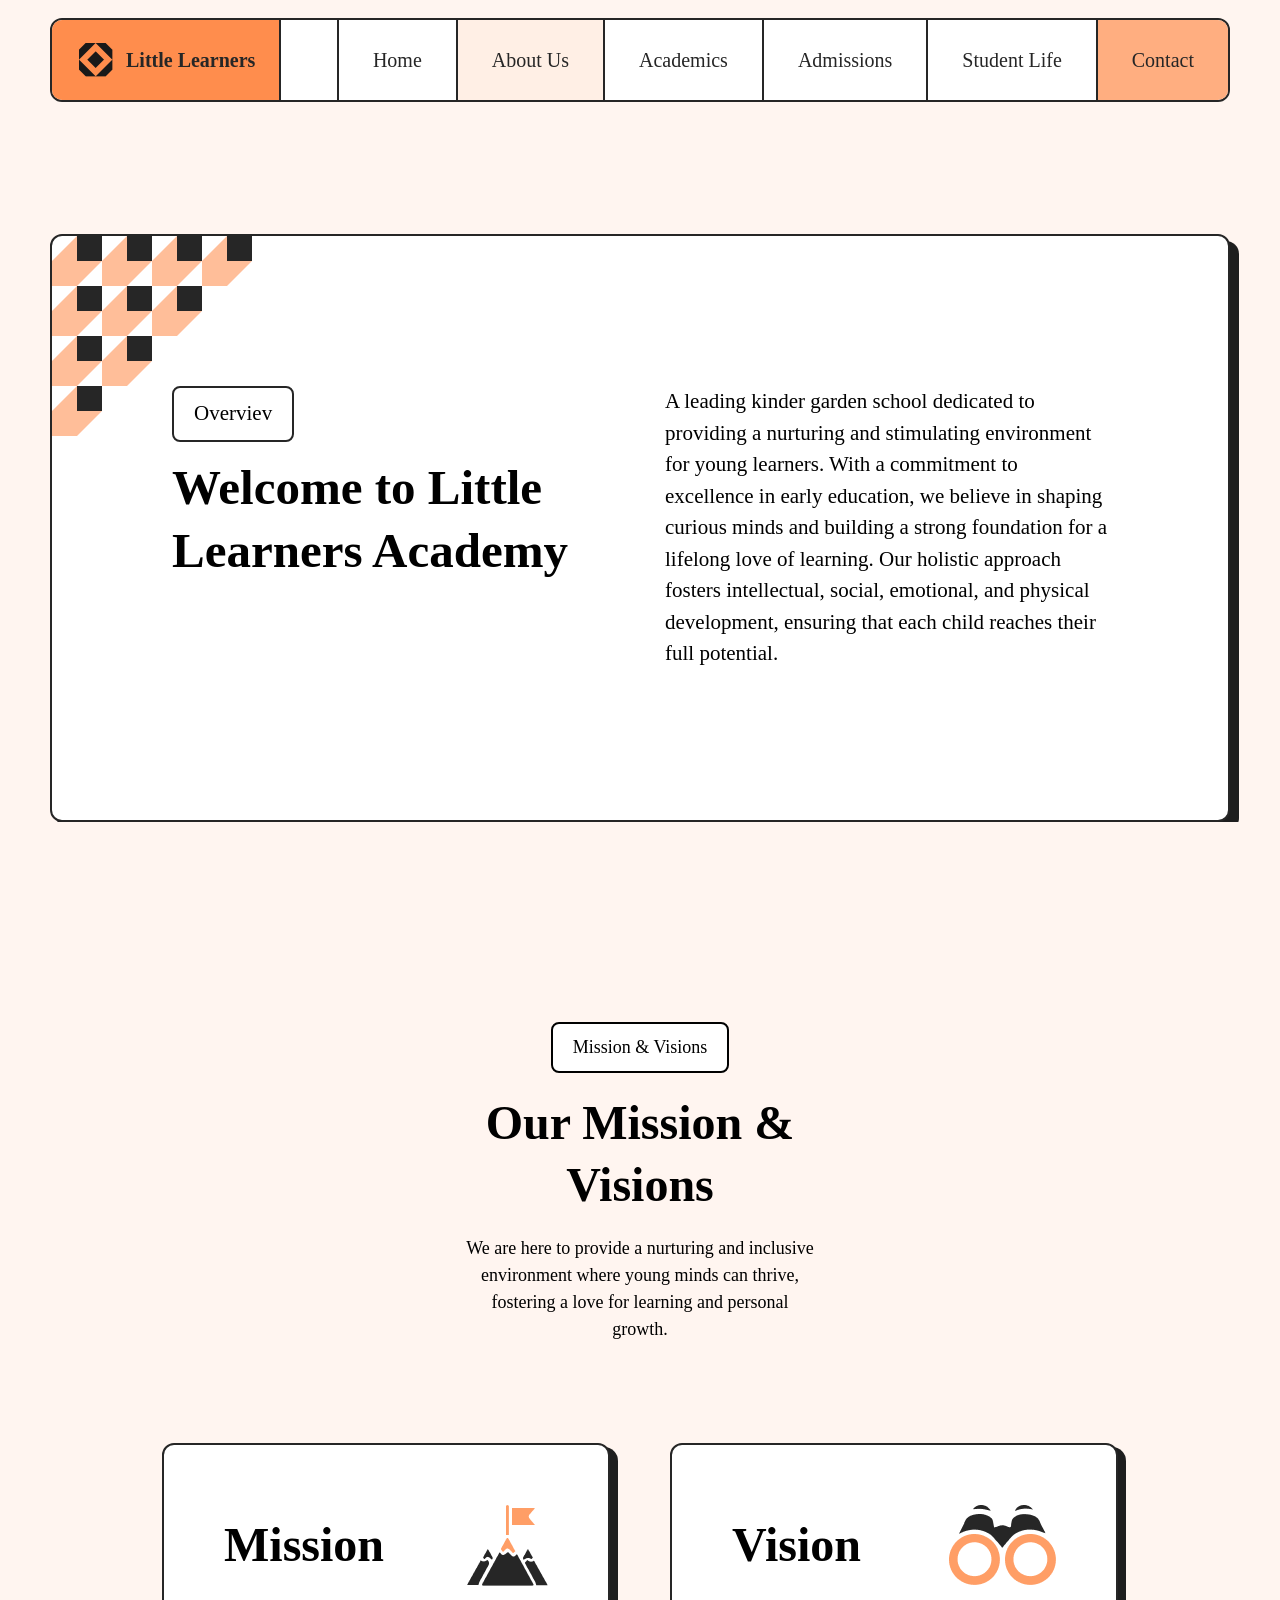
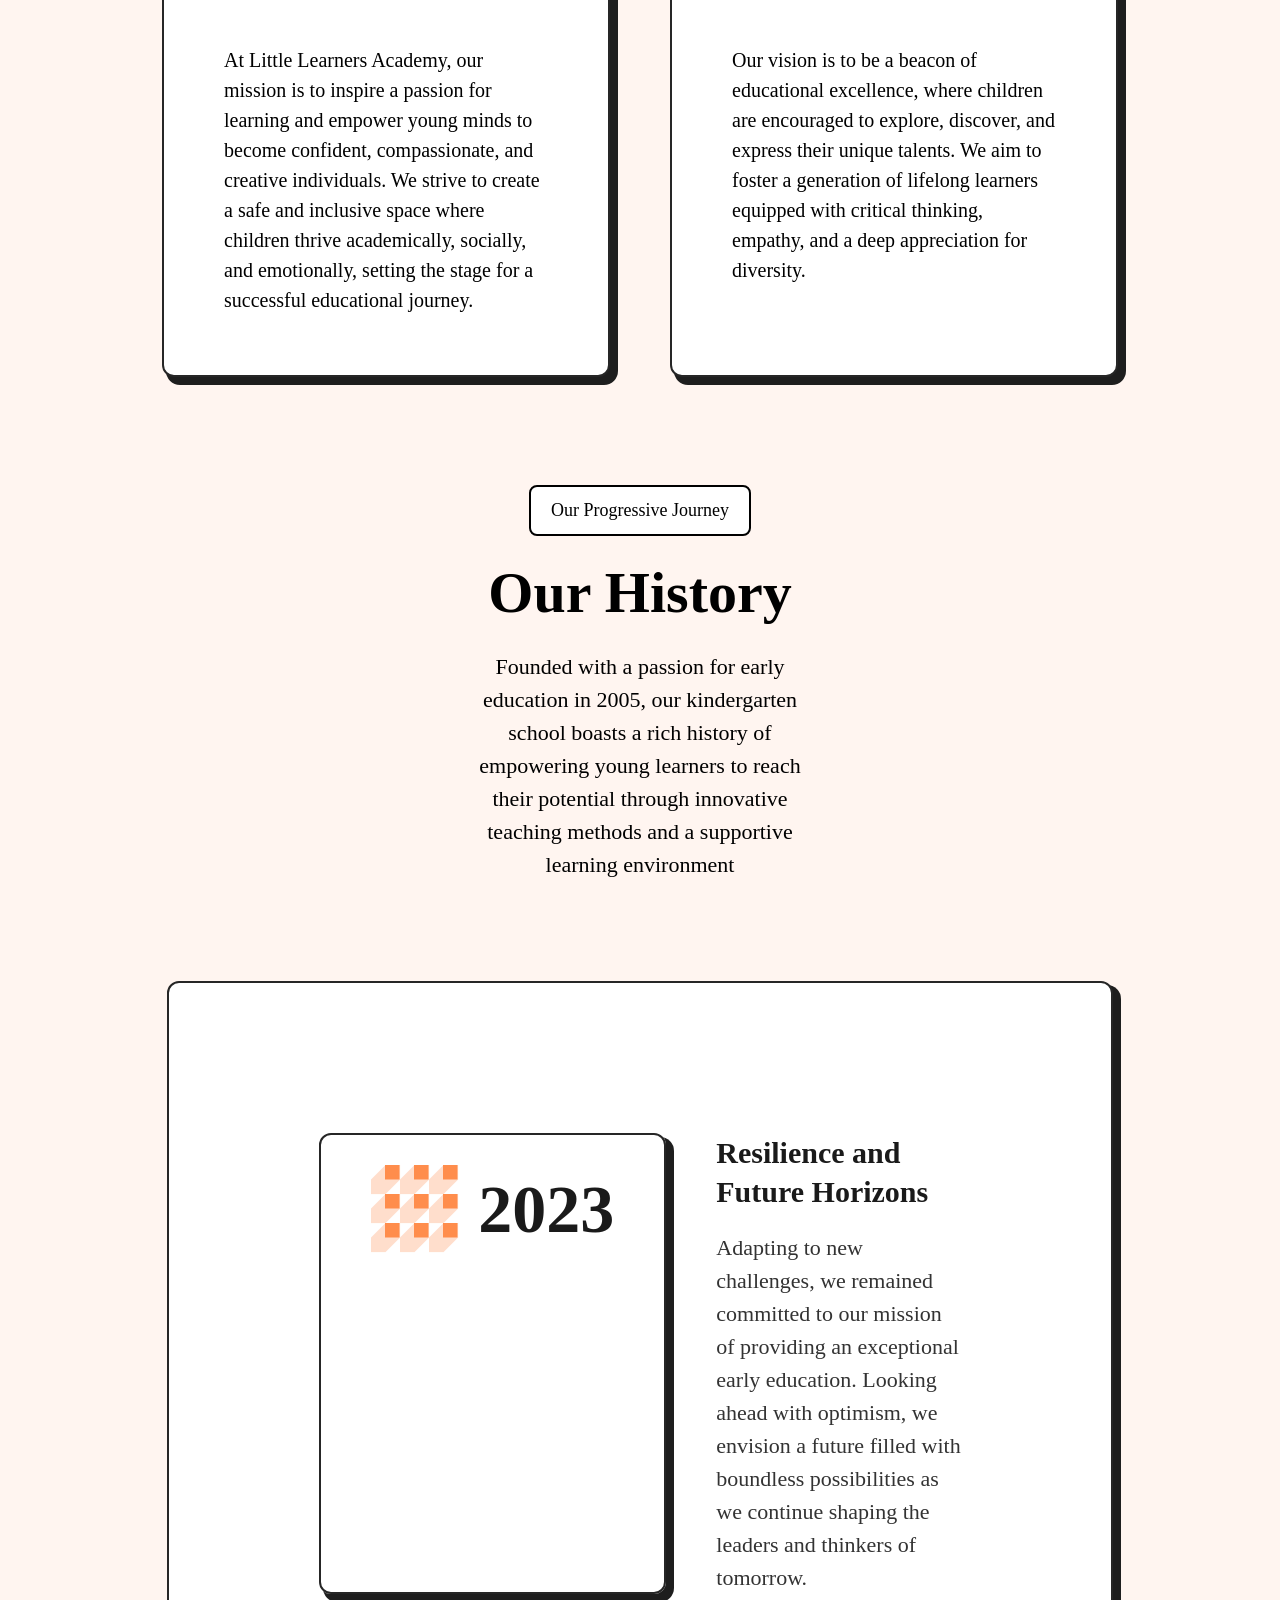
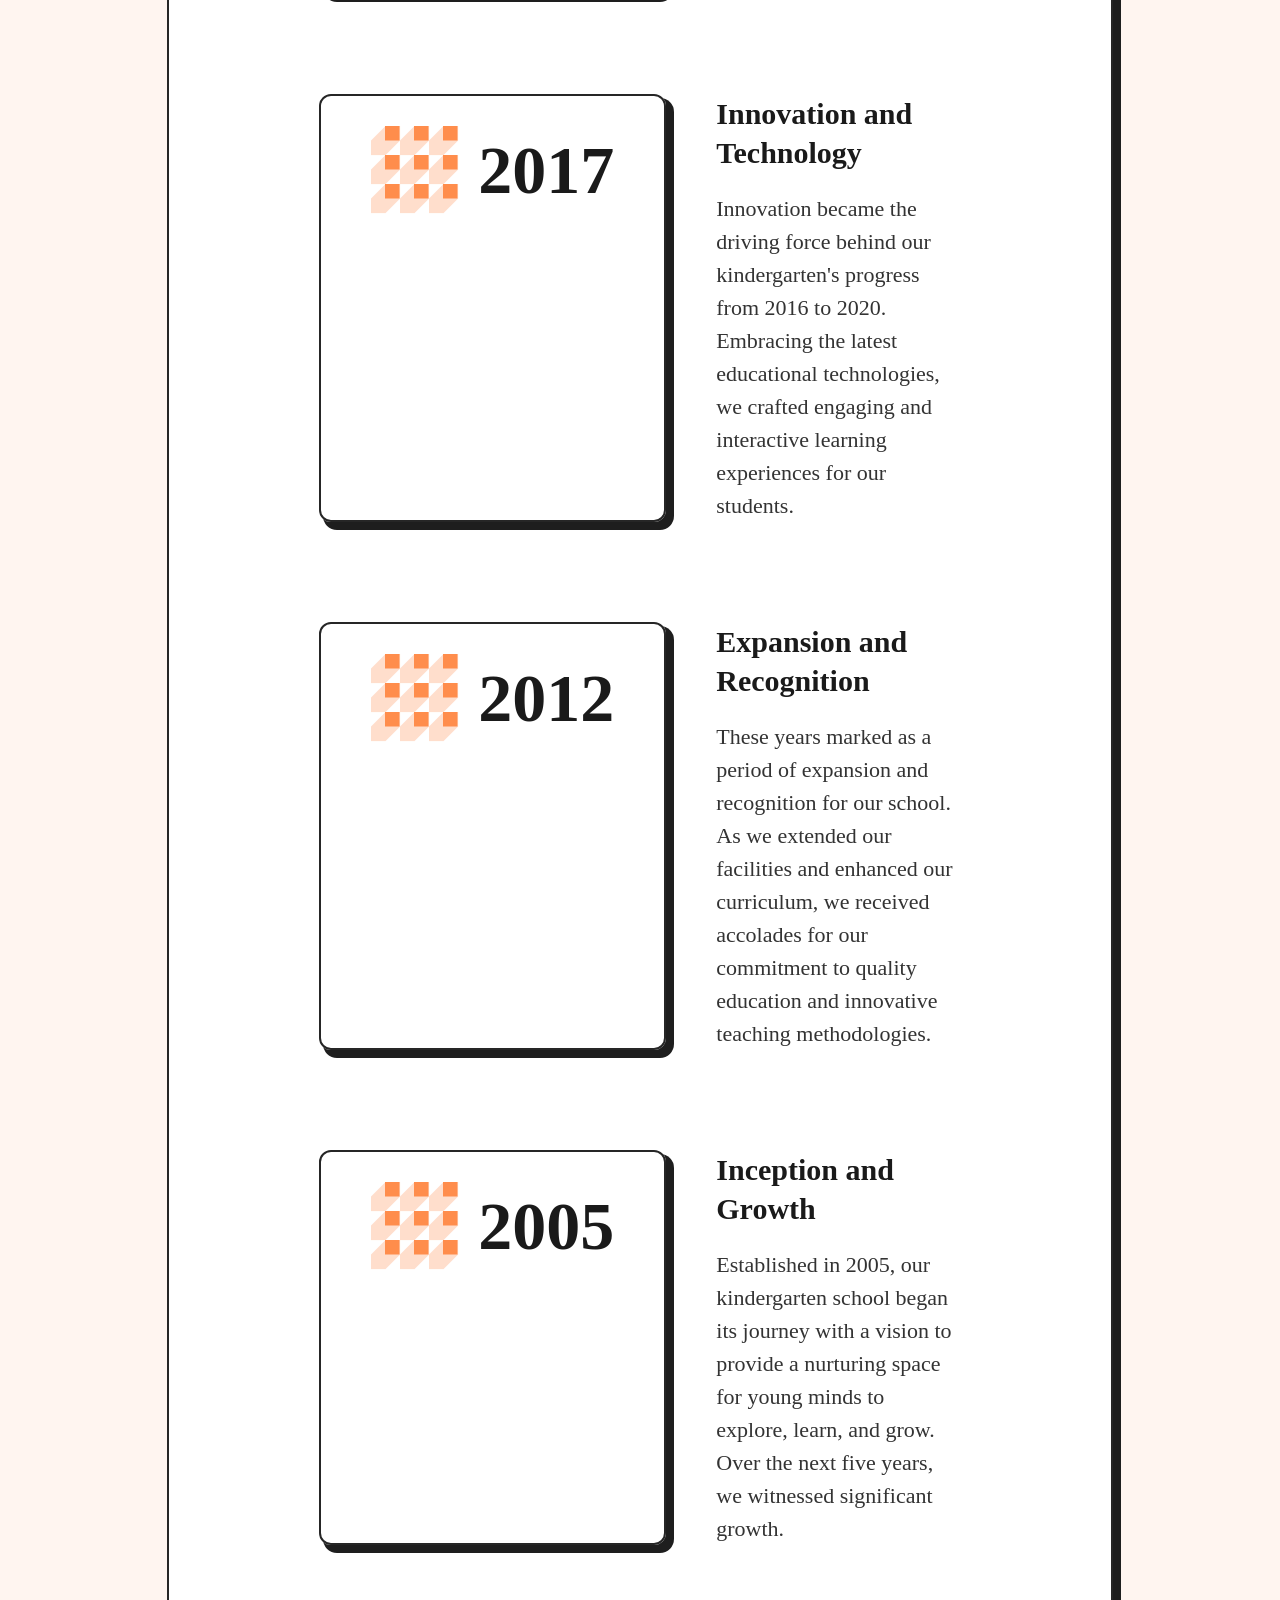
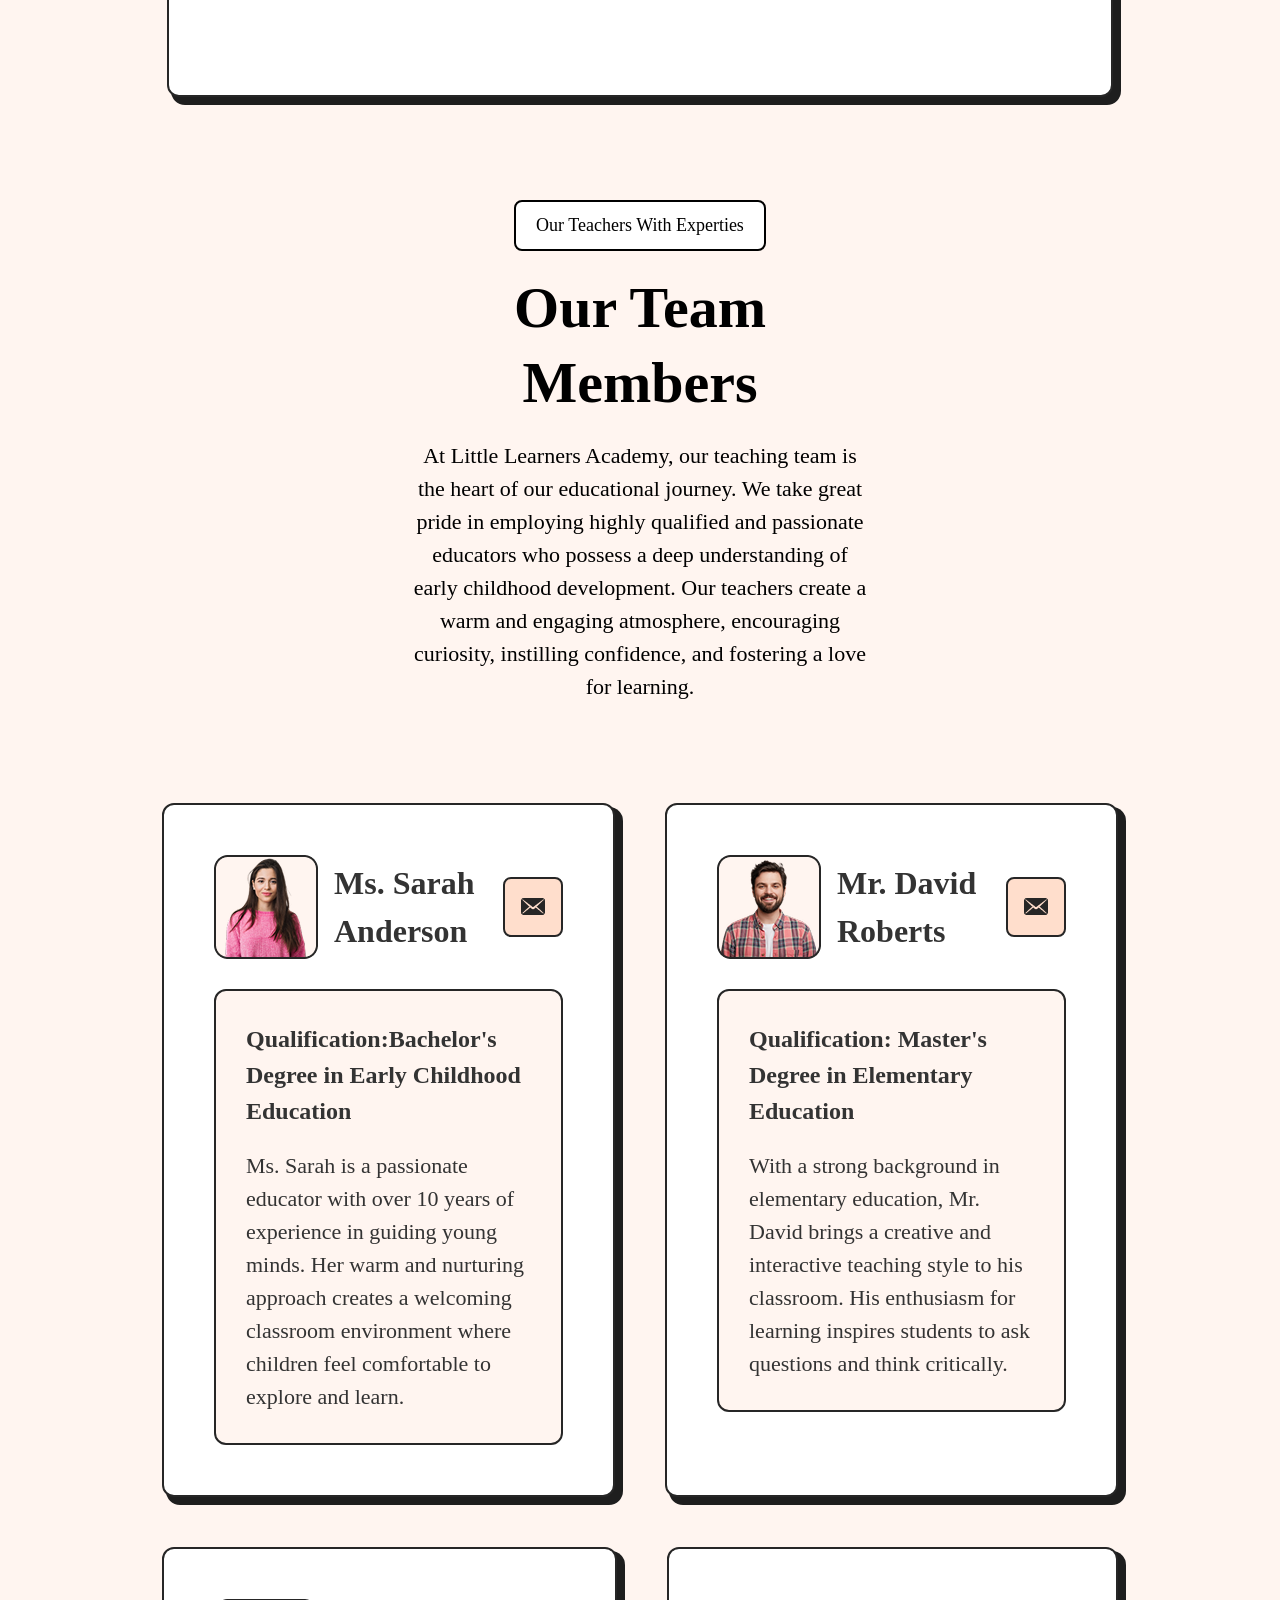
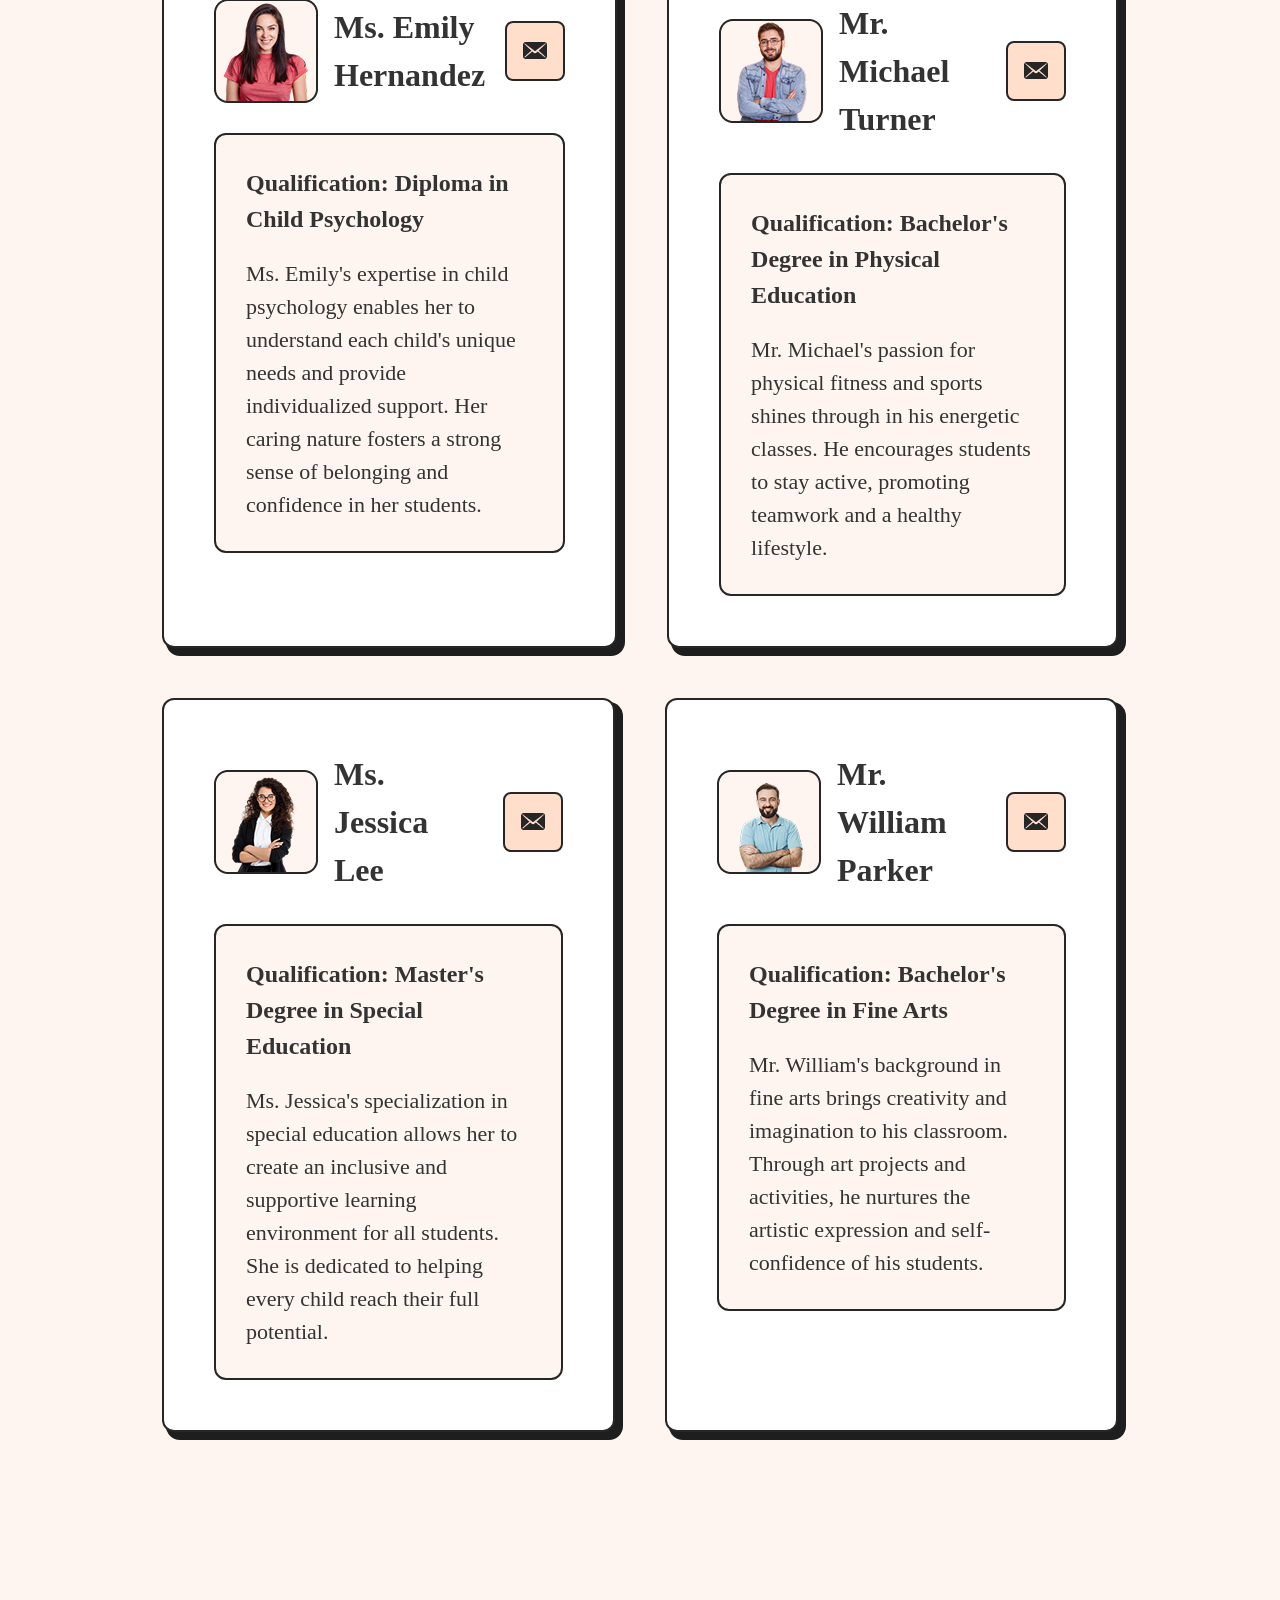
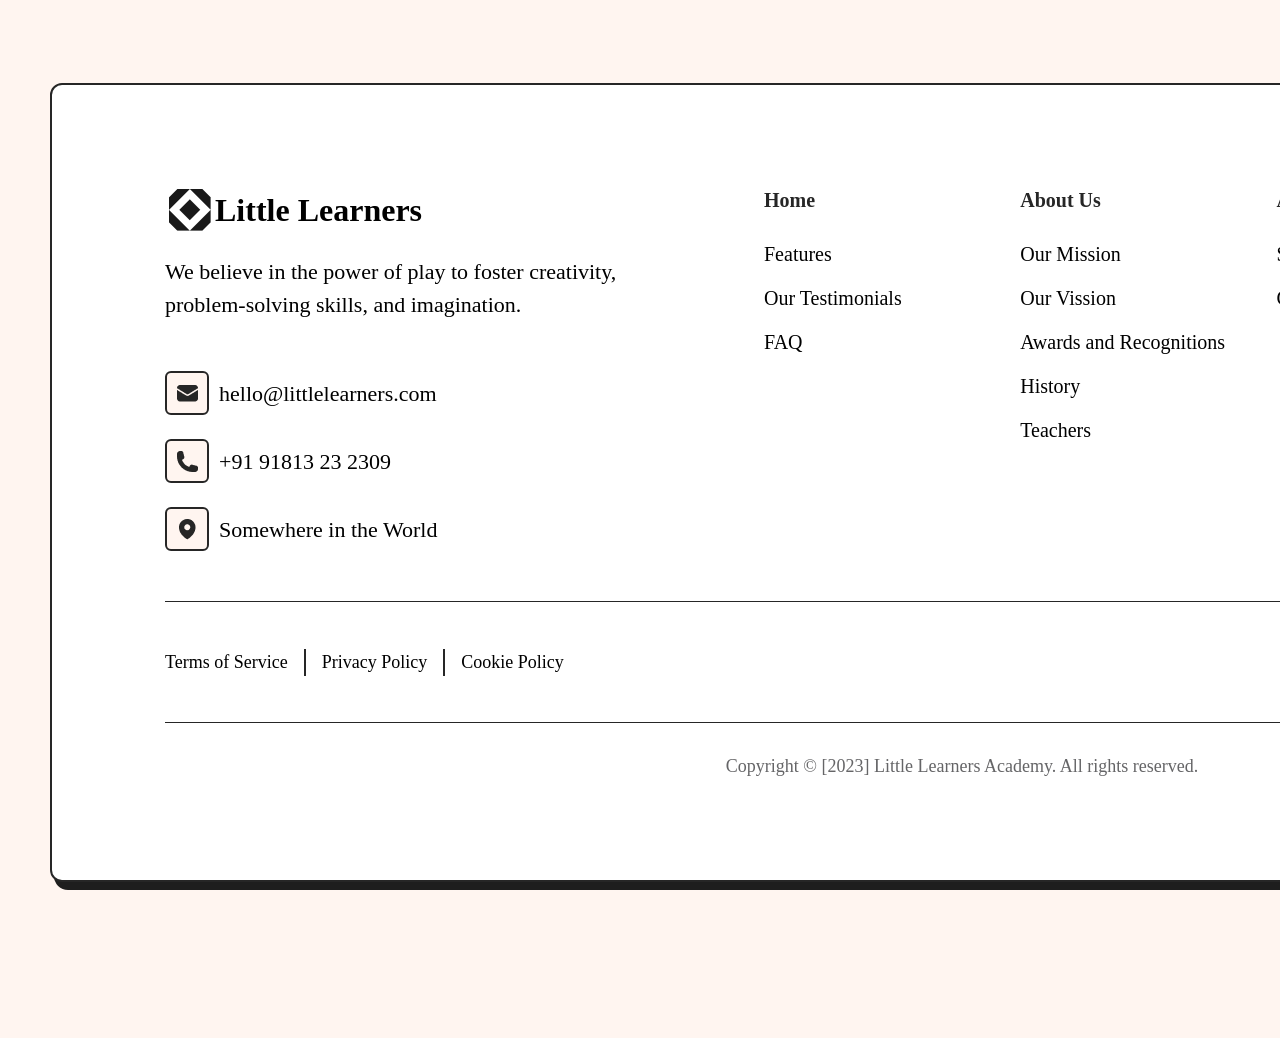
<file: Lab2/index.html>
<!DOCTYPE html>
<html lang="en">
<head>
    <meta charset="UTF-8">
    <meta name="viewport" content="width=device-width, initial-scale=1.0">
    <title>Lab 2</title>
    <link rel="stylesheet" type="text/css" href="styles.css">
    <script src="js/index.js" defer></script>
</head>
<body class="Page">
    <header class="header">
        <div class="header__container">
            <div class="header__container-navbar">
                <button class="navbar__logo-container right-border">
                    <div class="navbar__logo-container--logo">
                        <div class="logo-container__image">
                            <img src="images/Header/shape-14.png" class="logo-image">
                        </div>
                        <p class="logo-container__text">Little Learners</p>
                    </div>
                </button>
                <div class="navbar__buttons-container">
                    <button class="navbar__buttons-container--button left-border right-border">
                        <p class="buttons-container__text">Home</p>
                    </button>
                    <button class="navbar__buttons-container--button light-orange right-border">
                        <p class="buttons-container__text">About Us</p>
                    </button>
                    <button class="navbar__buttons-container--button right-border">
                        <p class="buttons-container__text">Academics</p>
                    </button>
                    <button class="navbar__buttons-container--button right-border">
                        <p class="buttons-container__text">Admissions</p>
                    </button>
                    <button class="navbar__buttons-container--button right-border">
                        <p class="buttons-container__text">Student Life</p>
                    </button>
                    <button class="navbar__buttons-container--button middle-orange">
                        <p class="buttons-container__text">Contact</p>
                    </button>
                    <button class="navbar__buttons-container--button light-orange left-border combined_button" id="combinedButton">
                        <img src="images/Header/Vector (Stroke).png">
                    </button>
                </div>
            </div>
        </div>
    </header>

    <section class="welcome">
        <div class="welcome__container">
            <div class="welcome__container-abstract">
                <div class="welcome__container-abstract-line">
                    <div class="welcome__container-abstract--item">
                        <img src="images/Welcome/Vector (13).png" class="abstract__item-img">
                    </div>
                    <div class="welcome__container-abstract--item">
                        <img src="images/Welcome/Vector (13).png" class="abstract__item-img">
                    </div>
                    <div class="welcome__container-abstract--item">
                        <img src="images/Welcome/Vector (13).png" class="abstract__item-img">
                    </div>
                    <div class="welcome__container-abstract--item">
                        <img src="images/Welcome/Vector (13).png" class="abstract__item-img">
                    </div>
                </div>
                <div class="welcome__container-abstract-line">
                    <div class="welcome__container-abstract--item">
                        <img src="images/Welcome/Vector (13).png" class="abstract__item-img">
                    </div>
                    <div class="welcome__container-abstract--item">
                        <img src="images/Welcome/Vector (13).png" class="abstract__item-img">
                    </div>
                    <div class="welcome__container-abstract--item">
                        <img src="images/Welcome/Vector (13).png" class="abstract__item-img">
                    </div>
                </div>
                <div class="welcome__container-abstract-line">
                    <div class="welcome__container-abstract--item">
                        <img src="images/Welcome/Vector (13).png" class="abstract__item-img">
                    </div>
                    <div class="welcome__container-abstract--item">
                        <img src="images/Welcome/Vector (13).png" class="abstract__item-img">
                    </div>
                </div>
                <div class="welcome__container-abstract-line">
                    <div class="welcome__container-abstract--item">
                        <img src="images/Welcome/Vector (13).png" class="abstract__item-img">
                    </div>

                </div>
            </div>
            <div class="welcome__container-sub">
                <button class="welcome__container-sub--button">Overviev</button>
                <h1 class="welcome__container-sub--title">Welcome to Little Learners Academy</h1>
            </div>
            <p class="welcome__container-text">A leading kinder garden school dedicated to providing a nurturing and stimulating environment for young learners. With a commitment to excellence in early education, we believe in shaping curious minds and building a strong foundation for a lifelong love of learning. Our holistic approach fosters intellectual, social, emotional, and physical development, ensuring that each child reaches their full potential.</p>
        </div>
    </section>

    <section class="mission">
        <div class="mission__container">
            <div class="mission__container-sub">
                <button class="mission__container-sub--button">Mission & Visions</button>
                <h1 class="mission__container-sub--title">Our Mission & Visions</h1>
                <p class="mission__container-sub--text">We are here to provide a nurturing and inclusive environment where young minds can thrive, fostering a love for learning and personal growth.</p>
            </div>
            <div class="mission__container-cards">
                <div class="mission__container-cards--card">
                    <div class="card__title">
                        <h1 class="card__title-text">Mission</h1>
                        <div class="card__image">
                            <img src="images/Mission/Vector (14).png" class="card__image-item card__image-1">
                            <img src="images/Mission/Vector (15).png" class="card__image-item card__image-2">
                            <img src="images/Mission/Vector (16).png" class="card__image-item card__image-3">
                            <img src="images/Mission/Vector (17).png" class="card__image-item card__image-4">
                            <img src="images/Mission/Vector (18).png" class="card__image-item card__image-5">
                            <img src="images/Mission/Vector (19).png" class="card__image-item card__image-6">
                            <img src="images/Mission/Vector (20).png" class="card__image-item card__image-7">
                            <img src="images/Mission/Vector (21).png" class="card__image-item card__image-8">
                        </div>
                    </div>
                    <p class="card__text">At Little Learners Academy, our mission is to inspire a passion for learning and empower young minds to become confident, compassionate, and creative individuals. We strive to create a safe and inclusive space where children thrive academically, socially, and emotionally, setting the stage for a successful educational journey.</p>
                </div>
                <div class="mission__container-cards--card">
                    <div class="card__title">
                        <h1 class="card__title-text">Vision</h1>
                        <div class="card__image card__second_image">
                            <img src="images/Mission/Vector (22).png" class="card__image-item card__image-9">
                            <img src="images/Mission/Vector (23).png" class="card__image-item card__image-10">
                            <img src="images/Mission/Vector (24).png" class="card__image-item card__image-11">
                            <img src="images/Mission/Vector (25).png" class="card__image-item card__image-12">
                            <img src="images/Mission/Vector (26).png" class="card__image-item card__image-13">
                        </div>
                    </div>
                    <p class="card__text">Our vision is to be a beacon of educational excellence, where children are encouraged to explore, discover, and express their unique talents. We aim to foster a generation of lifelong learners equipped with critical thinking, empathy, and a deep appreciation for diversity.</p>
                </div>
            </div>
        </div>
    </section>

    <section class="history">
        <div class="history__container">
            <div class="history__container-sub">
                <button class="history__container-sub--button">Our Progressive Journey</button>
                <h1 class="history__container-sub--title">Our History</h1>
                <p class="history__container-sub--text">Founded with a passion for early education in 2005, our kindergarten school boasts a rich history of empowering young learners to reach their potential through innovative teaching methods and a supportive learning environment</p>
            </div>
            <div class="history__container-big">
                <div class="history__container-big--cards">
                    <div class="history__container-card">
                        <div class="history__container-card--block">
                            <div class="history__container-block--kartinochka">
                                <div class="history__container-kartinochka--elements">
                                    <div class="history__container-kartinochka--element">
                                        <img src="images/History/Vector (27).png" class="history__container-kartinochka--square big_square">
                                        <img src="images/History/Vector (28).png" class="history__container-kartinochka--square min_square">
                                    </div>
                                    <div class="history__container-kartinochka--element">
                                        <img src="images/History/Vector (27).png" class="history__container-kartinochka--square big_square">
                                        <img src="images/History/Vector (28).png" class="history__container-kartinochka--square min_square">
                                    </div>
                                    <div class="history__container-kartinochka--element">
                                        <img src="images/History/Vector (27).png" class="history__container-kartinochka--square big_square">
                                        <img src="images/History/Vector (28).png" class="history__container-kartinochka--square min_square">
                                    </div>
                                </div>
                                <div class="history__container-kartinochka--elements">
                                    <div class="history__container-kartinochka--element">
                                        <img src="images/History/Vector (27).png" class="history__container-kartinochka--square big_square">
                                        <img src="images/History/Vector (28).png" class="history__container-kartinochka--square min_square">
                                    </div>
                                    <div class="history__container-kartinochka--element">
                                        <img src="images/History/Vector (27).png" class="history__container-kartinochka--square big_square">
                                        <img src="images/History/Vector (28).png" class="history__container-kartinochka--square min_square">
                                    </div>
                                    <div class="history__container-kartinochka--element">
                                        <img src="images/History/Vector (27).png" class="history__container-kartinochka--square big_square">
                                        <img src="images/History/Vector (28).png" class="history__container-kartinochka--square min_square">
                                    </div>
                                </div>
                                <div class="history__container-kartinochka--elements">
                                    <div class="history__container-kartinochka--element">
                                        <img src="images/History/Vector (27).png" class="history__container-kartinochka--square big_square">
                                        <img src="images/History/Vector (28).png" class="history__container-kartinochka--square min_square">
                                    </div>
                                    <div class="history__container-kartinochka--element">
                                        <img src="images/History/Vector (27).png" class="history__container-kartinochka--square big_square">
                                        <img src="images/History/Vector (28).png" class="history__container-kartinochka--square min_square">
                                    </div>
                                    <div class="history__container-kartinochka--element">
                                        <img src="images/History/Vector (27).png" class="history__container-kartinochka--square big_square">
                                        <img src="images/History/Vector (28).png" class="history__container-kartinochka--square min_square">
                                    </div>
                                </div>
                            </div>
                            <p class="history__container-block--ciferki">2023</p>
                        </div>
                        <div class="history__container-card--description">
                            <h1 class="history__container-description--title">Resilience and Future Horizons</h1>
                            <p class="history__container-description--text">Adapting to new challenges, we remained committed to our mission of providing an exceptional early education. Looking ahead with optimism, we envision a future filled with boundless possibilities as we continue shaping the leaders and thinkers of tomorrow.</p>
                        </div>
                    </div>
                    <div class="history__container-card">
                        <div class="history__container-card--block">
                            <div class="history__container-block--kartinochka">
                                <div class="history__container-kartinochka--elements">
                                    <div class="history__container-kartinochka--element">
                                        <img src="images/History/Vector (27).png" class="history__container-kartinochka--square big_square">
                                        <img src="images/History/Vector (28).png" class="history__container-kartinochka--square min_square">
                                    </div>
                                    <div class="history__container-kartinochka--element">
                                        <img src="images/History/Vector (27).png" class="history__container-kartinochka--square big_square">
                                        <img src="images/History/Vector (28).png" class="history__container-kartinochka--square min_square">
                                    </div>
                                    <div class="history__container-kartinochka--element">
                                        <img src="images/History/Vector (27).png" class="history__container-kartinochka--square big_square">
                                        <img src="images/History/Vector (28).png" class="history__container-kartinochka--square min_square">
                                    </div>
                                </div>
                                <div class="history__container-kartinochka--elements">
                                    <div class="history__container-kartinochka--element">
                                        <img src="images/History/Vector (27).png" class="history__container-kartinochka--square big_square">
                                        <img src="images/History/Vector (28).png" class="history__container-kartinochka--square min_square">
                                    </div>
                                    <div class="history__container-kartinochka--element">
                                        <img src="images/History/Vector (27).png" class="history__container-kartinochka--square big_square">
                                        <img src="images/History/Vector (28).png" class="history__container-kartinochka--square min_square">
                                    </div>
                                    <div class="history__container-kartinochka--element">
                                        <img src="images/History/Vector (27).png" class="history__container-kartinochka--square big_square">
                                        <img src="images/History/Vector (28).png" class="history__container-kartinochka--square min_square">
                                    </div>
                                </div>
                                <div class="history__container-kartinochka--elements">
                                    <div class="history__container-kartinochka--element">
                                        <img src="images/History/Vector (27).png" class="history__container-kartinochka--square big_square">
                                        <img src="images/History/Vector (28).png" class="history__container-kartinochka--square min_square">
                                    </div>
                                    <div class="history__container-kartinochka--element">
                                        <img src="images/History/Vector (27).png" class="history__container-kartinochka--square big_square">
                                        <img src="images/History/Vector (28).png" class="history__container-kartinochka--square min_square">
                                    </div>
                                    <div class="history__container-kartinochka--element">
                                        <img src="images/History/Vector (27).png" class="history__container-kartinochka--square big_square">
                                        <img src="images/History/Vector (28).png" class="history__container-kartinochka--square min_square">
                                    </div>
                                </div>
                            </div>
                            <p class="history__container-block--ciferki">2017</p>
                        </div>
                        <div class="history__container-card--description">
                            <h1 class="history__container-description--title">Innovation and Technology</h1>
                            <p class="history__container-description--text">Innovation became the driving force behind our kindergarten's progress from 2016 to 2020. Embracing the latest educational technologies, we crafted engaging and interactive learning experiences for our students.</p>
                        </div>
                    </div>
                    <div class="history__container-card">
                        <div class="history__container-card--block">
                            <div class="history__container-block--kartinochka">
                                <div class="history__container-kartinochka--elements">
                                    <div class="history__container-kartinochka--element">
                                        <img src="images/History/Vector (27).png" class="history__container-kartinochka--square big_square">
                                        <img src="images/History/Vector (28).png" class="history__container-kartinochka--square min_square">
                                    </div>
                                    <div class="history__container-kartinochka--element">
                                        <img src="images/History/Vector (27).png" class="history__container-kartinochka--square big_square">
                                        <img src="images/History/Vector (28).png" class="history__container-kartinochka--square min_square">
                                    </div>
                                    <div class="history__container-kartinochka--element">
                                        <img src="images/History/Vector (27).png" class="history__container-kartinochka--square big_square">
                                        <img src="images/History/Vector (28).png" class="history__container-kartinochka--square min_square">
                                    </div>
                                </div>
                                <div class="history__container-kartinochka--elements">
                                    <div class="history__container-kartinochka--element">
                                        <img src="images/History/Vector (27).png" class="history__container-kartinochka--square big_square">
                                        <img src="images/History/Vector (28).png" class="history__container-kartinochka--square min_square">
                                    </div>
                                    <div class="history__container-kartinochka--element">
                                        <img src="images/History/Vector (27).png" class="history__container-kartinochka--square big_square">
                                        <img src="images/History/Vector (28).png" class="history__container-kartinochka--square min_square">
                                    </div>
                                    <div class="history__container-kartinochka--element">
                                        <img src="images/History/Vector (27).png" class="history__container-kartinochka--square big_square">
                                        <img src="images/History/Vector (28).png" class="history__container-kartinochka--square min_square">
                                    </div>
                                </div>
                                <div class="history__container-kartinochka--elements">
                                    <div class="history__container-kartinochka--element">
                                        <img src="images/History/Vector (27).png" class="history__container-kartinochka--square big_square">
                                        <img src="images/History/Vector (28).png" class="history__container-kartinochka--square min_square">
                                    </div>
                                    <div class="history__container-kartinochka--element">
                                        <img src="images/History/Vector (27).png" class="history__container-kartinochka--square big_square">
                                        <img src="images/History/Vector (28).png" class="history__container-kartinochka--square min_square">
                                    </div>
                                    <div class="history__container-kartinochka--element">
                                        <img src="images/History/Vector (27).png" class="history__container-kartinochka--square big_square">
                                        <img src="images/History/Vector (28).png" class="history__container-kartinochka--square min_square">
                                    </div>
                                </div>
                            </div>
                            <p class="history__container-block--ciferki">2012</p>
                        </div>
                        <div class="history__container-card--description">
                            <h1 class="history__container-description--title">Expansion and Recognition</h1>
                            <p class="history__container-description--text">These years marked as a period of expansion and recognition for our school. As we extended our facilities and enhanced our curriculum, we received accolades for our commitment to quality education and innovative teaching methodologies.</p>
                        </div>
                    </div>
                    <div class="history__container-card">
                        <div class="history__container-card--block">
                            <div class="history__container-block--kartinochka">
                                <div class="history__container-kartinochka--elements">
                                    <div class="history__container-kartinochka--element">
                                        <img src="images/History/Vector (27).png" class="history__container-kartinochka--square big_square">
                                        <img src="images/History/Vector (28).png" class="history__container-kartinochka--square min_square">
                                    </div>
                                    <div class="history__container-kartinochka--element">
                                        <img src="images/History/Vector (27).png" class="history__container-kartinochka--square big_square">
                                        <img src="images/History/Vector (28).png" class="history__container-kartinochka--square min_square">
                                    </div>
                                    <div class="history__container-kartinochka--element">
                                        <img src="images/History/Vector (27).png" class="history__container-kartinochka--square big_square">
                                        <img src="images/History/Vector (28).png" class="history__container-kartinochka--square min_square">
                                    </div>
                                </div>
                                <div class="history__container-kartinochka--elements">
                                    <div class="history__container-kartinochka--element">
                                        <img src="images/History/Vector (27).png" class="history__container-kartinochka--square big_square">
                                        <img src="images/History/Vector (28).png" class="history__container-kartinochka--square min_square">
                                    </div>
                                    <div class="history__container-kartinochka--element">
                                        <img src="images/History/Vector (27).png" class="history__container-kartinochka--square big_square">
                                        <img src="images/History/Vector (28).png" class="history__container-kartinochka--square min_square">
                                    </div>
                                    <div class="history__container-kartinochka--element">
                                        <img src="images/History/Vector (27).png" class="history__container-kartinochka--square big_square">
                                        <img src="images/History/Vector (28).png" class="history__container-kartinochka--square min_square">
                                    </div>
                                </div>
                                <div class="history__container-kartinochka--elements">
                                    <div class="history__container-kartinochka--element">
                                        <img src="images/History/Vector (27).png" class="history__container-kartinochka--square big_square">
                                        <img src="images/History/Vector (28).png" class="history__container-kartinochka--square min_square">
                                    </div>
                                    <div class="history__container-kartinochka--element">
                                        <img src="images/History/Vector (27).png" class="history__container-kartinochka--square big_square">
                                        <img src="images/History/Vector (28).png" class="history__container-kartinochka--square min_square">
                                    </div>
                                    <div class="history__container-kartinochka--element">
                                        <img src="images/History/Vector (27).png" class="history__container-kartinochka--square big_square">
                                        <img src="images/History/Vector (28).png" class="history__container-kartinochka--square min_square">
                                    </div>
                                </div>
                            </div>
                            <p class="history__container-block--ciferki">2005</p>
                        </div>
                        <div class="history__container-card--description">
                            <h1 class="history__container-description--title">Inception and Growth</h1>
                            <p class="history__container-description--text">Established in 2005, our kindergarten school began its journey with a vision to provide a nurturing space for young minds to explore, learn, and grow. Over the next five years, we witnessed significant growth.</p>
                        </div>
                    </div>
                </div>
            </div>
        </div>
    </section>

    <section class="team">
        <div class="team__container">
            <div class="team__container-sub">
                <button class="team__container-sub--button">Our Teachers With Experties</button>
                <h1 class="team__container-sub--title">Our Team Members</h1>
                <p class="team__container-sub--text">At Little Learners Academy, our teaching team is the heart of our educational journey. We take great pride in employing highly qualified and passionate educators who possess a deep understanding of early childhood development. Our teachers create a warm and engaging atmosphere, encouraging curiosity, instilling confidence, and fostering a love for learning.</p>
            </div>
            <div class="team__container-cards">
                <div class="team__container-cards_line">
                    <div class="team__container-cards_line--card">
                        <div class="team__container-card--person">
                            <div class="team__container-card--person_info">
                                <img src="images/Team/Image (2).png">
                                <h1 class="team__container-card--person_name">Ms. Sarah Anderson</h1>
                            </div>
                            <button class="team__container-card--person_button">
                                <div class="team__container-card--button_img">
                                    <img src="images/Team/Vector (29).png">
                                </div>
                            </button>
                        </div>
                        <div class="team__container-card--description">
                            <h1 class="team__container-card--description_title">Qualification:Bachelor's Degree in Early Childhood Education</h1>
                            <p class="team__container-card--description_text">Ms. Sarah is a passionate educator with over 10 years of experience in guiding young minds. Her warm and nurturing approach creates a welcoming classroom environment where children feel comfortable to explore and learn.</p>
                        </div>
                    </div>
                    <div class="team__container-cards_line--card">
                        <div class="team__container-card--person">
                            <div class="team__container-card--person_info">
                                <img src="images/Team/Image (3).png">
                                <h1 class="team__container-card--person_name">Mr. David Roberts</h1>
                            </div>
                            <button class="team__container-card--person_button">
                                <div class="team__container-card--button_img">
                                    <img src="images/Team/Vector (29).png">
                                </div>
                            </button>
                        </div>
                        <div class="team__container-card--description">
                            <h1 class="team__container-card--description_title">Qualification: Master's Degree in Elementary Education</h1>
                            <p class="team__container-card--description_text">With a strong background in elementary education, Mr. David brings a creative and interactive teaching style to his classroom. His enthusiasm for learning inspires students to ask questions and think critically.</p>
                        </div>
                    </div>
                </div>
                <div class="team__container-cards_line">
                    <div class="team__container-cards_line--card">
                        <div class="team__container-card--person">
                            <div class="team__container-card--person_info">
                                <img src="images/Team/Image (4).png">
                                <h1 class="team__container-card--person_name">Ms. Emily Hernandez</h1>
                            </div>
                            <button class="team__container-card--person_button">
                                <div class="team__container-card--button_img">
                                    <img src="images/Team/Vector (29).png">
                                </div>
                            </button>
                        </div>
                        <div class="team__container-card--description">
                            <h1 class="team__container-card--description_title">Qualification: Diploma in Child Psychology</h1>
                            <p class="team__container-card--description_text">Ms. Emily's expertise in child psychology enables her to understand each child's unique needs and provide individualized support. Her caring nature fosters a strong sense of belonging and confidence in her students.</p>
                        </div>
                    </div>
                    <div class="team__container-cards_line--card">
                        <div class="team__container-card--person">
                            <div class="team__container-card--person_info">
                                <img src="images/Team/Image (5).png">
                                <h1 class="team__container-card--person_name">Mr. Michael Turner</h1>
                            </div>
                            <button class="team__container-card--person_button">
                                <div class="team__container-card--button_img">
                                    <img src="images/Team/Vector (29).png">
                                </div>
                            </button>
                        </div>
                        <div class="team__container-card--description">
                            <h1 class="team__container-card--description_title">Qualification: Bachelor's Degree in Physical Education</h1>
                            <p class="team__container-card--description_text">Mr. Michael's passion for physical fitness and sports shines through in his energetic classes. He encourages students to stay active, promoting teamwork and a healthy lifestyle.</p>
                        </div>
                    </div>
                </div>
                <div class="team__container-cards_line">
                    <div class="team__container-cards_line--card">
                        <div class="team__container-card--person">
                            <div class="team__container-card--person_info">
                                <img src="images/Team/Image (6).png">
                                <h1 class="team__container-card--person_name">Ms. Jessica Lee</h1>
                            </div>
                            <button class="team__container-card--person_button">
                                <div class="team__container-card--button_img">
                                    <img src="images/Team/Vector (29).png">
                                </div>
                            </button>
                        </div>
                        <div class="team__container-card--description">
                            <h1 class="team__container-card--description_title">Qualification: Master's Degree in Special Education</h1>
                            <p class="team__container-card--description_text">Ms. Jessica's specialization in special education allows her to create an inclusive and supportive learning environment for all students. She is dedicated to helping every child reach their full potential.</p>
                        </div>
                    </div>
                    <div class="team__container-cards_line--card">
                        <div class="team__container-card--person">
                            <div class="team__container-card--person_info">
                                <img src="images/Team/Image (7).png">
                                <h1 class="team__container-card--person_name">Mr. William Parker</h1>
                            </div>
                            <button class="team__container-card--person_button">
                                <div class="team__container-card--button_img">
                                    <img src="images/Team/Vector (29).png">
                                </div>
                            </button>
                        </div>
                        <div class="team__container-card--description">
                            <h1 class="team__container-card--description_title">Qualification: Bachelor's Degree in Fine Arts</h1>
                            <p class="team__container-card--description_text">Mr. William's background in fine arts brings creativity and imagination to his classroom. Through art projects and activities, he nurtures the artistic expression and self-confidence of his students.</p>
                        </div>
                    </div>
                </div>
            </div>
        </div>
    </section>

    <footer class="footer">
        <div class="footer__container">
            <div class="footer__container-info">
                <div class="footer__container-info--block">
                    <div class="footer__container-info--block_header">
                        <div class="footer__container-info--block_logo">
                            <div class="footer__container-info--block_img">
                                <img class="footer__container-info--block_img-img" src="images/Footer/shape-14 (1).png">
                            </div>
                            <h1 class="footer__container-info--block_logo-text">Little Learners</h1>
                        </div>
                        <p class="footer__container-info--block_text">We believe in the power of play to foster creativity, problem-solving skills, and imagination.</p>
                    </div>
                    <div class="footer__container-info--block_buttons">
                        <button class="footer__container-info--block_button">
                            <div class="footer__container-info--button_kvadrat">
                                <div class="footer__container-info--button_kvadrat-img">
                                    <img class="footer__container-info--button_kvadrat-img-email" src="images/Footer/Subtract.png">
                                </div>
                            </div>
                            <p class="footer__container-info--button_text">hello@littlelearners.com</p>
                        </button>
                        <button class="footer__container-info--block_button">
                            <div class="footer__container-info--button_kvadrat">
                                <div class="footer__container-info--button_kvadrat-img">
                                    <img class="footer__container-info--button_kvadrat-img-phone" src="images/Footer/Vector (Stroke) (1).png">
                                </div>
                            </div>
                            <p class="footer__container-info--button_text">+91 91813 23 2309</p>
                        </button>
                        <button class="footer__container-info--block_button">
                            <div class="footer__container-info--button_kvadrat">
                                <div class="footer__container-info--button_kvadrat-img">
                                    <img class="footer__container-info--button_kvadrat-img-place" src="images/Footer/Subtract (1).png">
                                </div>
                            </div>
                            <p class="footer__container-info--button_text">Somewhere in the World</p>
                        </button>
                    </div>
                </div>
                <div class="footer__container-info--links">
                    <div class="footer__container-info--links_one">
                        <div class="footer__container-info--links-link">
                            <h1 class="footer__container-info--link_title">Home</h1>
                            <div class="footer__container-info--link_list">
                                <p class="footer__container-info--link_list-item">Features</p>
                                <p class="footer__container-info--link_list-item">Our Testimonials</p>
                                <p class="footer__container-info--link_list-item">FAQ</p>
                            </div>
                        </div>
                        <div class="footer__container-info--links-link">
                            <h1 class="footer__container-info--link_title">About Us</h1>
                            <div class="footer__container-info--link_list">
                                <p class="footer__container-info--link_list-item">Our Mission</p>
                                <p class="footer__container-info--link_list-item">Our Vission</p>
                                <p class="footer__container-info--link_list-item">Awards and Recognitions</p>
                                <p class="footer__container-info--link_list-item">History</p>
                                <p class="footer__container-info--link_list-item">Teachers</p>
                            </div>
                        </div>
                    </div>
                    <div class="footer__container-info--links_one">
                        <div class="footer__container-info--links-link">
                            <h1 class="footer__container-info--link_title">Academics</h1>
                            <div class="footer__container-info--link_list">
                                <p class="footer__container-info--link_list-item">Special Features</p>
                                <p class="footer__container-info--link_list-item">Gallery</p>
                            </div>
                        </div>
                        <div class="footer__container-info--links-link">
                            <h1 class="footer__container-info--link_title">Contact Us</h1>
                            <div class="footer__container-info--link_list">
                                <p class="footer__container-info--link_list-item">Information</p>
                                <p class="footer__container-info--link_list-item">Map & Direction</p>
                            </div>
                        </div>
                    </div>
                </div>
            </div>
            <div class="footer__container-second_info">
                <img src="images/Footer/Line.png">
                <div class="footer__container-second_info--links">
                    <div class="footer__container-second_info--links_container">
                        <button class="footer__container-second_info--links_link">Terms of Service</button>
                        <img class="footer__container-second_info--line" src="images/Footer/Line (1).png">
                        <button class="footer__container-second_info--links_link">Privacy Policy</button>
                        <img class="footer__container-second_info--line" src="images/Footer/Line (1).png">
                        <button class="footer__container-second_info--links_link">Cookie Policy</button>
                    </div>
                    <div class="footer__container-second_info--links_buttons">
                        <button class="footer__container-second_info--links_button">
                            <div class="footer__container-second_info--links_button-img">
                                <img src="images/Footer/Vector (30).png">
                            </div>
                        </button>
                        <button class="footer__container-second_info--links_button">
                            <div class="footer__container-second_info--links_button-img">
                                <img src="images/Footer/Vector (31).png">
                            </div>
                        </button>
                        <button class="footer__container-second_info--links_button">
                            <div class="footer__container-second_info--links_button-img">
                                <img src="images/Footer/Vector (32).png">
                            </div>
                        </button>
                    </div>
                </div>
                <img src="images/Footer/Line.png">
                <p class="footer__container-second_info--text">Copyright © [2023] Little Learners Academy. All rights reserved.</p>
            </div>
        </div>
    </footer>
</body>
</html>
</file>
<file: Lab2/styles.css>
@import url('css/header.css');
@import url('css/welcome.css');
@import url('css/mission.css');
@import url('css/history.css');
@import url('css/team.css');
@import url('css/footer.css');

html {
  box-sizing: border-box;
}
*, *::before, *after {
  box-sizing: inherit;
}
body {
  margin: 0;
  display: flex;
  flex-direction: column;
}
</file>
